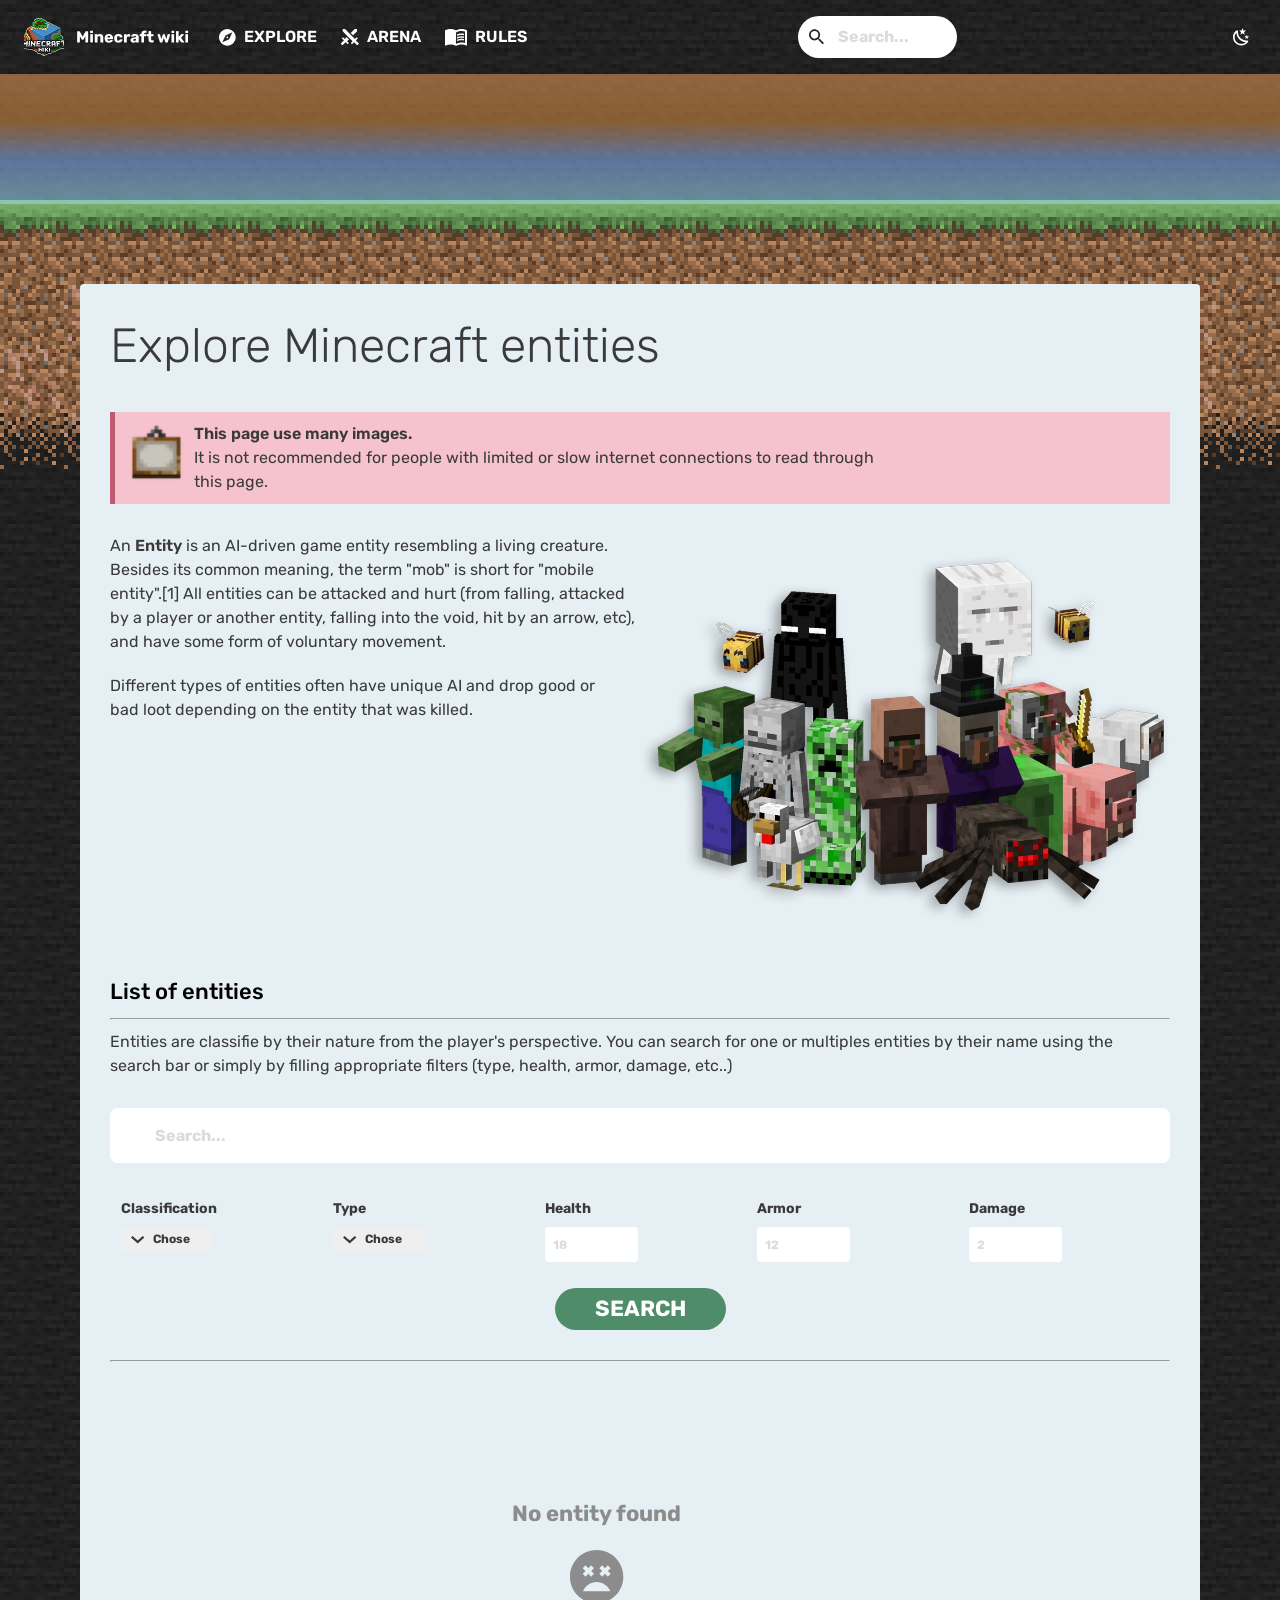
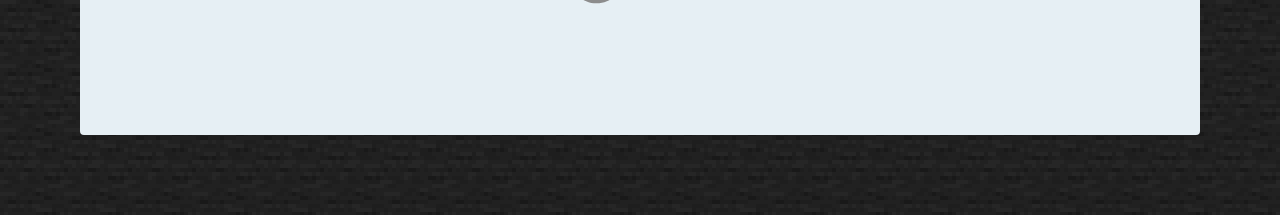
<file: html/index.html>
<!doctype html>
<html lang="en">
	<head>
		<meta charset="UTF-8" />
		<meta name="viewport" content="width=device-width, initial-scale=1.0" />
		<link rel="stylesheet" href="../css/reset.css" />
		<link rel="stylesheet" href="../css/normalize.css" />
		<link rel="stylesheet" href="../css/main.css" />
		<link rel="stylesheet" href="../css/styles.css" />
		<title>Document</title>
	</head>
	<body>
		<header>
			<section class="imgNav">
				<img src="../assets/header-nav-title.png" alt="nav-title" />
				<nav>
					<div class="header-links-container">
						<svg
							width="17"
							height="17"
							viewBox="0 0 17 17"
							fill="none"
							xmlns="http://www.w3.org/2000/svg"
						>
							<path
								d="M10.1583 10.1583L3.33333 13.3333L6.50833 6.50833L13.3333 3.33333M8.33333 0C7.23898 0 6.15535 0.215548 5.1443 0.634337C4.13326 1.05313 3.2146 1.66696 2.44078 2.44078C0.877974 4.00358 0 6.1232 0 8.33333C0 10.5435 0.877974 12.6631 2.44078 14.2259C3.2146 14.9997 4.13326 15.6135 5.1443 16.0323C6.15535 16.4511 7.23898 16.6667 8.33333 16.6667C10.5435 16.6667 12.6631 15.7887 14.2259 14.2259C15.7887 12.6631 16.6667 10.5435 16.6667 8.33333C16.6667 7.23898 16.4511 6.15535 16.0323 5.1443C15.6135 4.13326 14.9997 3.2146 14.2259 2.44078C13.4521 1.66696 12.5334 1.05313 11.5224 0.634337C10.5113 0.215548 9.42768 0 8.33333 0ZM8.33333 7.41667C8.09022 7.41667 7.85706 7.51324 7.68515 7.68515C7.51324 7.85706 7.41667 8.09022 7.41667 8.33333C7.41667 8.57645 7.51324 8.80961 7.68515 8.98151C7.85706 9.15342 8.09022 9.25 8.33333 9.25C8.57645 9.25 8.80961 9.15342 8.98151 8.98151C9.15342 8.80961 9.25 8.57645 9.25 8.33333C9.25 8.09022 9.15342 7.85706 8.98151 7.68515C8.80961 7.51324 8.57645 7.41667 8.33333 7.41667Z"
								fill="white"
							/>
						</svg>
						<a href="index.html" class="header-links-a">EXPLORE</a>
					</div>
					<div class="header-links-container">
						<svg
							width="18"
							height="17"
							viewBox="0 0 18 17"
							fill="none"
							xmlns="http://www.w3.org/2000/svg"
						>
							<path
								d="M4.02708 0L13.9437 9.91667L15.7104 8.15L16.8854 9.325L14.8271 11.3833L17.4771 14.0333C17.8021 14.3583 17.8021 14.8833 17.4771 15.2083L16.8854 15.8C16.5604 16.125 16.0354 16.125 15.7104 15.8L13.0271 13.1583L10.9937 15.2167L9.81875 14.0417L11.5854 12.275L1.66875 2.35833V0H4.02708ZM12.1021 6.3L16.0521 2.35V0H13.6937L9.74375 3.95L12.1021 6.3ZM7.97708 10.4667L5.61875 8.075L3.77708 9.91667L2.01042 8.15L0.835417 9.325L2.89375 11.3833L0.24375 14.0417C-0.08125 14.3667 -0.08125 14.8917 0.24375 15.2167L0.835417 15.8083C1.16042 16.1333 1.68542 16.1333 2.01042 15.8083L4.69375 13.1583L6.72708 15.2167L7.90208 14.0417L6.13542 12.275L7.97708 10.4667Z"
								fill="white"
							/>
						</svg>
						<a href="arena.html" class="header-links-a">ARENA</a>
					</div>
					<div class="header-links-container">
						<svg
							width="22"
							height="17"
							viewBox="0 0 22 17"
							fill="none"
							xmlns="http://www.w3.org/2000/svg"
						>
							<path
								d="M16.5 9.83C17.29 9.83 18.13 9.91 19 10.07V11.57C18.38 11.41 17.54 11.33 16.5 11.33C14.6 11.33 13.11 11.66 12 12.32V10.63C13.17 10.1 14.67 9.83 16.5 9.83ZM12 7.96C13.29 7.43 14.79 7.17 16.5 7.17C17.29 7.17 18.13 7.24 19 7.4V8.9C18.38 8.74 17.54 8.66 16.5 8.66C14.6 8.66 13.11 9 12 9.65M16.5 6C14.6 6 13.11 6.32 12 7V5.34C13.23 4.78 14.73 4.5 16.5 4.5C17.29 4.5 18.13 4.58 19 4.73V6.28C18.26 6.09 17.41 6 16.5 6ZM20 14V2.5C18.96 2.17 17.79 2 16.5 2C14.45 2 12.62 2.5 11 3.5V15C12.62 14 14.45 13.5 16.5 13.5C17.69 13.5 18.86 13.66 20 14ZM16.5 0C18.85 0 20.69 0.5 22 1.5V16.06C22 16.18 21.95 16.3 21.84 16.41C21.73 16.5 21.61 16.58 21.5 16.58C21.39 16.58 21.31 16.56 21.25 16.53C19.97 15.84 18.38 15.5 16.5 15.5C14.45 15.5 12.62 16 11 17C9.66 16 7.83 15.5 5.5 15.5C3.84 15.5 2.25 15.86 0.75 16.57C0.72 16.58 0.68 16.58 0.63 16.6C0.59 16.61 0.55 16.62 0.5 16.62C0.39 16.62 0.27 16.58 0.16 16.5C0.05 16.39 0 16.28 0 16.15V1.5C1.34 0.5 3.18 0 5.5 0C7.83 0 9.66 0.5 11 1.5C12.34 0.5 14.17 0 16.5 0Z"
								fill="white"
							/>
						</svg>
						<a href="rules.html" class="header-links-a">RULES</a>
					</div>
				</nav>
			</section>
			<div id="header-Seaarch-Input-Container">
				<svg
					width="18"
					height="18"
					viewBox="0 0 18 18"
					fill="none"
					xmlns="http://www.w3.org/2000/svg"
				>
					<path
						d="M6.5 0C8.22391 0 9.87721 0.684819 11.0962 1.90381C12.3152 3.12279 13 4.77609 13 6.5C13 8.11 12.41 9.59 11.44 10.73L11.71 11H12.5L17.5 16L16 17.5L11 12.5V11.71L10.73 11.44C9.59 12.41 8.11 13 6.5 13C4.77609 13 3.12279 12.3152 1.90381 11.0962C0.684819 9.87721 0 8.22391 0 6.5C0 4.77609 0.684819 3.12279 1.90381 1.90381C3.12279 0.684819 4.77609 0 6.5 0ZM6.5 2C4 2 2 4 2 6.5C2 9 4 11 6.5 11C9 11 11 9 11 6.5C11 4 9 2 6.5 2Z"
						fill="#262626"
					/>
				</svg>

				<input
					type="text"
					id="headerSearchInput"
					placeholder="Search..."
				/>
			</div>

			<button id="darkmode">
				<svg
					width="17"
					height="18"
					viewBox="0 0 17 18"
					fill="none"
					xmlns="http://www.w3.org/2000/svg"
				>
					<path
						d="M13.1188 2.575L11.0104 4.19167L11.7688 6.74167L9.57708 5.23333L7.38542 6.74167L8.14375 4.19167L6.03542 2.575L8.69375 2.5L9.57708 0L10.4604 2.5L13.1188 2.575ZM16.0354 8.33333L14.6688 9.375L15.1604 11.025L13.7438 10.05L12.3271 11.025L12.8188 9.375L11.4521 8.33333L13.1688 8.29167L13.7438 6.66667L14.3188 8.29167L16.0354 8.33333ZM14.1354 12.4583C14.8271 12.3917 15.5688 13.375 15.1271 14C14.8604 14.375 14.5771 14.725 14.2271 15.0583C10.9688 18.3333 5.69375 18.3333 2.44375 15.0583C-0.814583 11.8083 -0.814583 6.525 2.44375 3.275C2.77708 2.94167 3.12708 2.64167 3.50208 2.375C4.12708 1.93333 5.11042 2.675 5.04375 3.36667C4.81875 5.75 5.61875 8.225 7.45208 10.05C9.27708 11.8833 11.7438 12.6833 14.1354 12.4583ZM12.7688 14.1417C10.4104 14.0083 8.07708 13.0333 6.26875 11.25C4.46042 9.425 3.49375 7.08333 3.36042 4.73333C1.01875 7.35 1.11042 11.3667 3.61875 13.8833C6.13542 16.3917 10.1521 16.4833 12.7688 14.1417Z"
						fill="white"
					/>
				</svg>
			</button>
			<button id="menuBurgerButton">
				<svg
					id="menuBurgerButtonSvg"
					width="29"
					height="19"
					viewBox="0 0 29 19"
					fill="none"
					xmlns="http://www.w3.org/2000/svg"
				>
					<path
						d="M0 0H28.5V3.16667H0V0ZM0 7.91667H28.5V11.0833H0V7.91667ZM0 15.8333H28.5V19H0V15.8333Z"
						fill="white"
					/>
				</svg>
			</button>
			<dialog>
				<div class="dialog-div">
					<div class="header-links-container big-gap">
						<svg
							width="40"
							height="40"
							viewBox="0 0 17 17"
							fill="none"
							xmlns="http://www.w3.org/2000/svg"
						>
							<path
								d="M10.1583 10.1583L3.33333 13.3333L6.50833 6.50833L13.3333 3.33333M8.33333 0C7.23898 0 6.15535 0.215548 5.1443 0.634337C4.13326 1.05313 3.2146 1.66696 2.44078 2.44078C0.877974 4.00358 0 6.1232 0 8.33333C0 10.5435 0.877974 12.6631 2.44078 14.2259C3.2146 14.9997 4.13326 15.6135 5.1443 16.0323C6.15535 16.4511 7.23898 16.6667 8.33333 16.6667C10.5435 16.6667 12.6631 15.7887 14.2259 14.2259C15.7887 12.6631 16.6667 10.5435 16.6667 8.33333C16.6667 7.23898 16.4511 6.15535 16.0323 5.1443C15.6135 4.13326 14.9997 3.2146 14.2259 2.44078C13.4521 1.66696 12.5334 1.05313 11.5224 0.634337C10.5113 0.215548 9.42768 0 8.33333 0ZM8.33333 7.41667C8.09022 7.41667 7.85706 7.51324 7.68515 7.68515C7.51324 7.85706 7.41667 8.09022 7.41667 8.33333C7.41667 8.57645 7.51324 8.80961 7.68515 8.98151C7.85706 9.15342 8.09022 9.25 8.33333 9.25C8.57645 9.25 8.80961 9.15342 8.98151 8.98151C9.15342 8.80961 9.25 8.57645 9.25 8.33333C9.25 8.09022 9.15342 7.85706 8.98151 7.68515C8.80961 7.51324 8.57645 7.41667 8.33333 7.41667Z"
								fill="white"
							/>
						</svg>
						<a href="index.html" class="header-links-a big-a"
							>EXPLORE</a
						>
					</div>
					<div class="header-links-container big-gap">
						<svg
							width="40"
							height="40"
							viewBox="0 0 18 17"
							fill="none"
							xmlns="http://www.w3.org/2000/svg"
						>
							<path
								d="M4.02708 0L13.9437 9.91667L15.7104 8.15L16.8854 9.325L14.8271 11.3833L17.4771 14.0333C17.8021 14.3583 17.8021 14.8833 17.4771 15.2083L16.8854 15.8C16.5604 16.125 16.0354 16.125 15.7104 15.8L13.0271 13.1583L10.9937 15.2167L9.81875 14.0417L11.5854 12.275L1.66875 2.35833V0H4.02708ZM12.1021 6.3L16.0521 2.35V0H13.6937L9.74375 3.95L12.1021 6.3ZM7.97708 10.4667L5.61875 8.075L3.77708 9.91667L2.01042 8.15L0.835417 9.325L2.89375 11.3833L0.24375 14.0417C-0.08125 14.3667 -0.08125 14.8917 0.24375 15.2167L0.835417 15.8083C1.16042 16.1333 1.68542 16.1333 2.01042 15.8083L4.69375 13.1583L6.72708 15.2167L7.90208 14.0417L6.13542 12.275L7.97708 10.4667Z"
								fill="white"
							/>
						</svg>
						<a href="arena.html" class="header-links-a big-a"
							>ARENA</a
						>
					</div>
					<div class="header-links-container big-gap">
						<svg
							width="40"
							height="40"
							viewBox="0 0 22 17"
							fill="none"
							xmlns="http://www.w3.org/2000/svg"
						>
							<path
								d="M16.5 9.83C17.29 9.83 18.13 9.91 19 10.07V11.57C18.38 11.41 17.54 11.33 16.5 11.33C14.6 11.33 13.11 11.66 12 12.32V10.63C13.17 10.1 14.67 9.83 16.5 9.83ZM12 7.96C13.29 7.43 14.79 7.17 16.5 7.17C17.29 7.17 18.13 7.24 19 7.4V8.9C18.38 8.74 17.54 8.66 16.5 8.66C14.6 8.66 13.11 9 12 9.65M16.5 6C14.6 6 13.11 6.32 12 7V5.34C13.23 4.78 14.73 4.5 16.5 4.5C17.29 4.5 18.13 4.58 19 4.73V6.28C18.26 6.09 17.41 6 16.5 6ZM20 14V2.5C18.96 2.17 17.79 2 16.5 2C14.45 2 12.62 2.5 11 3.5V15C12.62 14 14.45 13.5 16.5 13.5C17.69 13.5 18.86 13.66 20 14ZM16.5 0C18.85 0 20.69 0.5 22 1.5V16.06C22 16.18 21.95 16.3 21.84 16.41C21.73 16.5 21.61 16.58 21.5 16.58C21.39 16.58 21.31 16.56 21.25 16.53C19.97 15.84 18.38 15.5 16.5 15.5C14.45 15.5 12.62 16 11 17C9.66 16 7.83 15.5 5.5 15.5C3.84 15.5 2.25 15.86 0.75 16.57C0.72 16.58 0.68 16.58 0.63 16.6C0.59 16.61 0.55 16.62 0.5 16.62C0.39 16.62 0.27 16.58 0.16 16.5C0.05 16.39 0 16.28 0 16.15V1.5C1.34 0.5 3.18 0 5.5 0C7.83 0 9.66 0.5 11 1.5C12.34 0.5 14.17 0 16.5 0Z"
								fill="white"
							/>
						</svg>
						<a href="rules.html" class="header-links-a big-a"
							>RULES</a
						>
					</div>
				</div>
				<svg
					id="closesvg"
					width="33"
					height="33"
					viewBox="0 0 33 33"
					fill="none"
					xmlns="http://www.w3.org/2000/svg"
				>
					<path
						d="M19.74 16.3333L32.6667 29.26V32.6667H29.26L16.3333 19.74L3.40667 32.6667H0V29.26L12.9267 16.3333L0 3.40667V0H3.40667L16.3333 12.9267L29.26 0H32.6667V3.40667L19.74 16.3333Z"
						fill="white"
					/>
				</svg>
			</dialog>
		</header>
		<div class="cloud-background">
			<div class="cloud-background-absolute"></div>
		</div>

		<main>
			<h1>Explore Minecraft entities</h1>
			<article class="readThrough">
				<div class="left">
					<img
						src="/assets/body-painting.png"
						alt="painting"
						class="painting"
					/>
				</div>
				<div class="right">
					<p class="pReadThrough">
						<span class="bold">This page use many images.</span
						><br class="br1" />
						It is not recommended for people with limited or slow
						internet connections to read through this page.
					</p>
				</div>
			</article>
			<section class="paragraphes">
				<article class="pLeft">
					<p class="paragraph1">
						An <span class="bold">Entity</span> is an AI-driven
						game entity resembling a living creature. Besides its
						common meaning, the term "mob" is short for "mobile
						entity".[1] All entities can be attacked and hurt
						(from falling, attacked by a player or another entity,
						falling into the void, hit by an arrow, etc), and have
						some form of voluntary movement.
					</p>
					<p class="paragraph1">
						Different types of entities often have unique AI and
						drop good or bad loot depending on the entity that was
						killed.
					</p>
				</article>
				<article class="pLeft">
					<img src="/assets/body-mobs.png" alt="" id="mobsimg" />
				</article>
			</section>
			<div class="bottom">
				<h2>List of entities</h2>
				<hr />
				<p class="botText">
					Entities are classifie by their nature from the player's
					perspective. You can search for one or multiples entities by
					their name using the search bar or simply by filling
					appropriate filters (type, health, armor, damage, etc..)
				</p>
			</div>
			<form>
				<div class="searchDiv">
					<svg width="18" height="18" viewBox="0 0 18 18"></svg>
					<input
						type="text"
						placeholder="Search..."
						class="search"
						name="search"
					/>
				</div>
				<div class="chose">
					<div class="chose-div">
						<p class="chose-div-p">Classification</p>
						<select
							name="ClassificationSelect"
							id="ClassificationSelect"
							class="chose-div-select"
						>
							<option value="">
								<svg
									width="14"
									height="8"
									viewBox="0 0 14 8"
									fill="none"
									xmlns="http://www.w3.org/2000/svg"
								>
									<path
										d="M1.56926 0L6.6777 4.59L11.7861 0L13.3554 1.42L6.6777 7.42L0 1.42L1.56926 0Z"
										fill="#3A3A3A"
									/>
								</svg>
								<p class="chose-div-option-p">Chose</p>
							</option>
							<option value="arthropod">Arthropod</option>
							<option value="undead">Undead</option>
							<option value="animal">Animal</option>
							<option value="aquatic">Aquatic</option>
							<option value="monster">Monster</option>
						</select>
					</div>
					<div class="chose-div">
						<p class="chose-div-p">Type</p>
						<select name="type" id="type" class="chose-div-select">
							<option value="">
								<svg
									width="14"
									height="8"
									viewBox="0 0 14 8"
									fill="none"
									xmlns="http://www.w3.org/2000/svg"
								>
									<path
										d="M1.56926 0L6.6777 4.59L11.7861 0L13.3554 1.42L6.6777 7.42L0 1.42L1.56926 0Z"
										fill="#3A3A3A"
									/>
								</svg>
								<p class="chose-div-option-p">Chose</p>
							</option>
							<option value="passive">Passive</option>
							<option value="neutral">Neutral</option>
							<option value="hostile">Hostile</option>
						</select>
					</div>
					<div class="chose-div">
						<p class="chose-div-p">Health</p>
						<input
							type="number"
							class="chose-div-input"
							placeholder="18"
							name="health"
						/>
					</div>
					<div class="chose-div">
						<p class="chose-div-p">Armor</p>
						<input
							type="number"
							class="chose-div-input"
							placeholder="12"
							name="armor"
						/>
					</div>
					<div class="chose-div">
						<p class="chose-div-p">Damage</p>
						<input
							type="number"
							class="chose-div-input"
							placeholder="2"
							name="damage"
							disabled
						/>
					</div>
				</div>
				<button type="submit" id="searchbtn">SEARCH</button>
			</form>
			<hr />
			<section id="botPage">
				<div class="notfounddiv">
					<h3>No entity found</h3>
					<svg
						width="54"
						height="54"
						viewBox="0 0 54 54"
						fill="none"
						xmlns="http://www.w3.org/2000/svg"
					>
						<path
							d="M26.6667 0C11.92 0 0 11.92 0 26.6667C0 41.4133 11.92 53.3333 26.6667 53.3333C33.7391 53.3333 40.5219 50.5238 45.5228 45.5228C50.5238 40.5219 53.3333 33.7391 53.3333 26.6667C53.3333 11.92 41.3333 0 26.6667 0ZM12.6933 18.1867L15.52 15.36L18.3467 18.1867L21.1733 15.36L24 18.1867L21.1733 21.0133L24 23.84L21.1733 26.6667L18.3467 23.84L15.52 26.6667L12.6933 23.84L15.52 21.0133L12.6933 18.1867ZM13.04 41.3333C15.1733 35.8933 20.4533 32 26.6667 32C32.88 32 38.16 35.8933 40.2933 41.3333H13.04ZM40.64 23.84L37.8133 26.6667L34.9867 23.84L32.16 26.6667L29.3333 23.84L32.16 21.0133L29.3333 18.1867L32.16 15.36L34.9867 18.1867L37.8133 15.36L40.64 18.1867L37.8133 21.0133L40.64 23.84Z"
							fill="#8C8C8C"
						/>
					</svg>
				</div>
			</section>
		</main>
		<script src="../js/app.js"></script>
	</body>
</html>
</file>
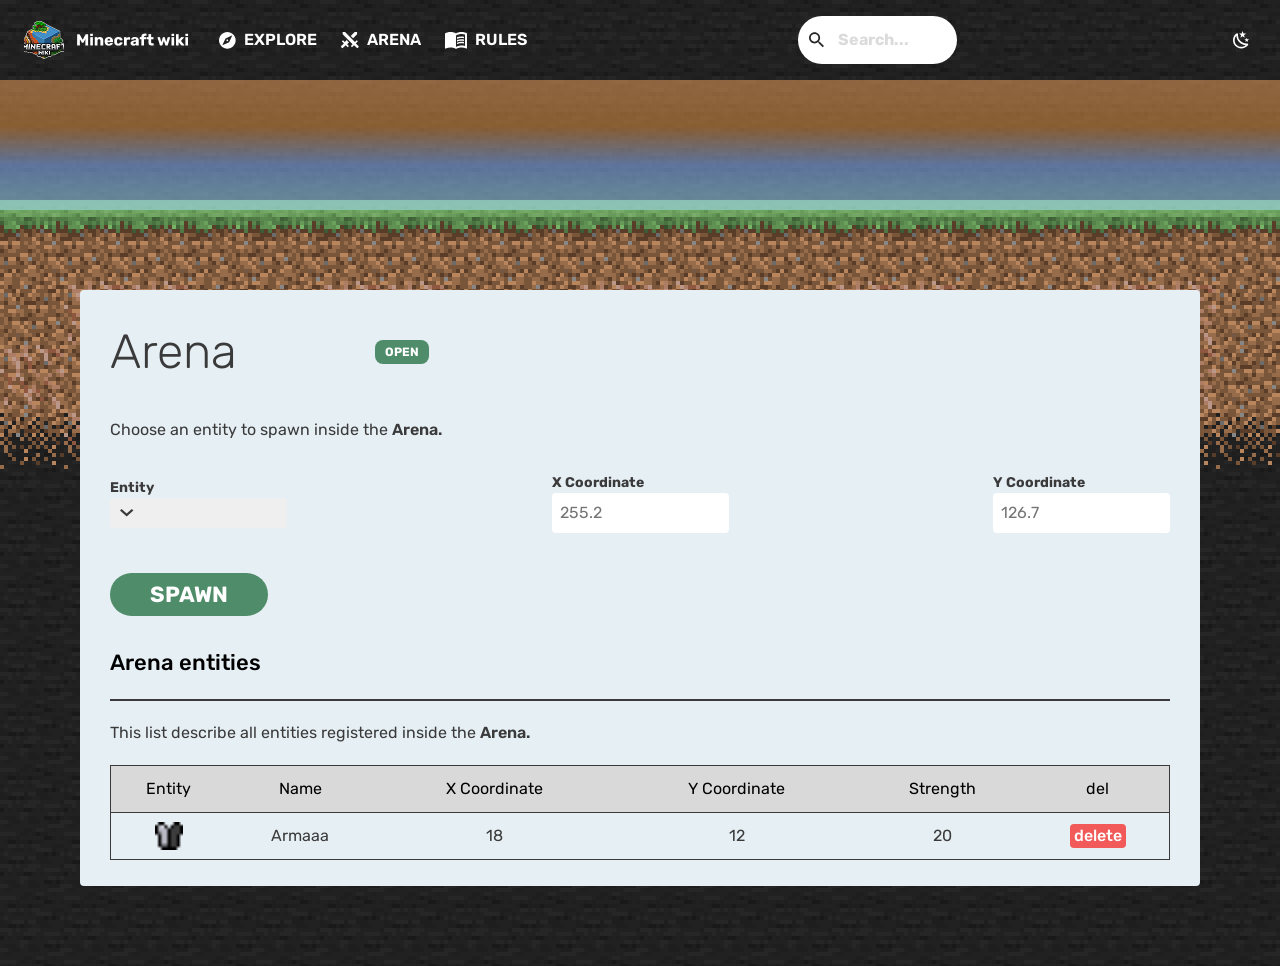
<file: html/arena.html>
<!doctype html>
<html lang="en">
	<head>
		<meta charset="UTF-8" />
		<meta name="viewport" content="width=device-width, initial-scale=1.0" />
		<link rel="stylesheet" href="/css/normalize.css" />
		<link rel="stylesheet" href="/css/reset.css" />
		<link rel="stylesheet" href="/css/main.css" />
		<link rel="stylesheet" href="/css/arena.css" />
		<title>Document</title>
	</head>
	<body>
		<header>
			<section class="imgNav">
				<img src="../assets/header-nav-title.png" alt="nav-title" />
				<nav>
					<div class="header-links-container">
						<svg
							width="17"
							height="17"
							viewBox="0 0 17 17"
							fill="none"
							xmlns="http://www.w3.org/2000/svg"
						>
							<path
								d="M10.1583 10.1583L3.33333 13.3333L6.50833 6.50833L13.3333 3.33333M8.33333 0C7.23898 0 6.15535 0.215548 5.1443 0.634337C4.13326 1.05313 3.2146 1.66696 2.44078 2.44078C0.877974 4.00358 0 6.1232 0 8.33333C0 10.5435 0.877974 12.6631 2.44078 14.2259C3.2146 14.9997 4.13326 15.6135 5.1443 16.0323C6.15535 16.4511 7.23898 16.6667 8.33333 16.6667C10.5435 16.6667 12.6631 15.7887 14.2259 14.2259C15.7887 12.6631 16.6667 10.5435 16.6667 8.33333C16.6667 7.23898 16.4511 6.15535 16.0323 5.1443C15.6135 4.13326 14.9997 3.2146 14.2259 2.44078C13.4521 1.66696 12.5334 1.05313 11.5224 0.634337C10.5113 0.215548 9.42768 0 8.33333 0ZM8.33333 7.41667C8.09022 7.41667 7.85706 7.51324 7.68515 7.68515C7.51324 7.85706 7.41667 8.09022 7.41667 8.33333C7.41667 8.57645 7.51324 8.80961 7.68515 8.98151C7.85706 9.15342 8.09022 9.25 8.33333 9.25C8.57645 9.25 8.80961 9.15342 8.98151 8.98151C9.15342 8.80961 9.25 8.57645 9.25 8.33333C9.25 8.09022 9.15342 7.85706 8.98151 7.68515C8.80961 7.51324 8.57645 7.41667 8.33333 7.41667Z"
								fill="white"
							/>
						</svg>
						<a href="index.html" class="header-links-a">EXPLORE</a>
					</div>
					<div class="header-links-container">
						<svg
							width="18"
							height="17"
							viewBox="0 0 18 17"
							fill="none"
							xmlns="http://www.w3.org/2000/svg"
						>
							<path
								d="M4.02708 0L13.9437 9.91667L15.7104 8.15L16.8854 9.325L14.8271 11.3833L17.4771 14.0333C17.8021 14.3583 17.8021 14.8833 17.4771 15.2083L16.8854 15.8C16.5604 16.125 16.0354 16.125 15.7104 15.8L13.0271 13.1583L10.9937 15.2167L9.81875 14.0417L11.5854 12.275L1.66875 2.35833V0H4.02708ZM12.1021 6.3L16.0521 2.35V0H13.6937L9.74375 3.95L12.1021 6.3ZM7.97708 10.4667L5.61875 8.075L3.77708 9.91667L2.01042 8.15L0.835417 9.325L2.89375 11.3833L0.24375 14.0417C-0.08125 14.3667 -0.08125 14.8917 0.24375 15.2167L0.835417 15.8083C1.16042 16.1333 1.68542 16.1333 2.01042 15.8083L4.69375 13.1583L6.72708 15.2167L7.90208 14.0417L6.13542 12.275L7.97708 10.4667Z"
								fill="white"
							/>
						</svg>
						<a href="arena.html" class="header-links-a">ARENA</a>
					</div>
					<div class="header-links-container">
						<svg
							width="22"
							height="17"
							viewBox="0 0 22 17"
							fill="none"
							xmlns="http://www.w3.org/2000/svg"
						>
							<path
								d="M16.5 9.83C17.29 9.83 18.13 9.91 19 10.07V11.57C18.38 11.41 17.54 11.33 16.5 11.33C14.6 11.33 13.11 11.66 12 12.32V10.63C13.17 10.1 14.67 9.83 16.5 9.83ZM12 7.96C13.29 7.43 14.79 7.17 16.5 7.17C17.29 7.17 18.13 7.24 19 7.4V8.9C18.38 8.74 17.54 8.66 16.5 8.66C14.6 8.66 13.11 9 12 9.65M16.5 6C14.6 6 13.11 6.32 12 7V5.34C13.23 4.78 14.73 4.5 16.5 4.5C17.29 4.5 18.13 4.58 19 4.73V6.28C18.26 6.09 17.41 6 16.5 6ZM20 14V2.5C18.96 2.17 17.79 2 16.5 2C14.45 2 12.62 2.5 11 3.5V15C12.62 14 14.45 13.5 16.5 13.5C17.69 13.5 18.86 13.66 20 14ZM16.5 0C18.85 0 20.69 0.5 22 1.5V16.06C22 16.18 21.95 16.3 21.84 16.41C21.73 16.5 21.61 16.58 21.5 16.58C21.39 16.58 21.31 16.56 21.25 16.53C19.97 15.84 18.38 15.5 16.5 15.5C14.45 15.5 12.62 16 11 17C9.66 16 7.83 15.5 5.5 15.5C3.84 15.5 2.25 15.86 0.75 16.57C0.72 16.58 0.68 16.58 0.63 16.6C0.59 16.61 0.55 16.62 0.5 16.62C0.39 16.62 0.27 16.58 0.16 16.5C0.05 16.39 0 16.28 0 16.15V1.5C1.34 0.5 3.18 0 5.5 0C7.83 0 9.66 0.5 11 1.5C12.34 0.5 14.17 0 16.5 0Z"
								fill="white"
							/>
						</svg>
						<a href="rules.html" class="header-links-a">RULES</a>
					</div>
				</nav>
			</section>
			<div id="header-Seaarch-Input-Container">
				<svg
					width="18"
					height="18"
					viewBox="0 0 18 18"
					fill="none"
					xmlns="http://www.w3.org/2000/svg"
				>
					<path
						d="M6.5 0C8.22391 0 9.87721 0.684819 11.0962 1.90381C12.3152 3.12279 13 4.77609 13 6.5C13 8.11 12.41 9.59 11.44 10.73L11.71 11H12.5L17.5 16L16 17.5L11 12.5V11.71L10.73 11.44C9.59 12.41 8.11 13 6.5 13C4.77609 13 3.12279 12.3152 1.90381 11.0962C0.684819 9.87721 0 8.22391 0 6.5C0 4.77609 0.684819 3.12279 1.90381 1.90381C3.12279 0.684819 4.77609 0 6.5 0ZM6.5 2C4 2 2 4 2 6.5C2 9 4 11 6.5 11C9 11 11 9 11 6.5C11 4 9 2 6.5 2Z"
						fill="#262626"
					/>
				</svg>

				<input type="text" id="headerSearchInput" placeholder="Search..." />
			</div>

			<button id="darkmode">
				<svg
					width="17"
					height="18"
					viewBox="0 0 17 18"
					fill="none"
					xmlns="http://www.w3.org/2000/svg"
				>
					<path
						d="M13.1188 2.575L11.0104 4.19167L11.7688 6.74167L9.57708 5.23333L7.38542 6.74167L8.14375 4.19167L6.03542 2.575L8.69375 2.5L9.57708 0L10.4604 2.5L13.1188 2.575ZM16.0354 8.33333L14.6688 9.375L15.1604 11.025L13.7438 10.05L12.3271 11.025L12.8188 9.375L11.4521 8.33333L13.1688 8.29167L13.7438 6.66667L14.3188 8.29167L16.0354 8.33333ZM14.1354 12.4583C14.8271 12.3917 15.5688 13.375 15.1271 14C14.8604 14.375 14.5771 14.725 14.2271 15.0583C10.9688 18.3333 5.69375 18.3333 2.44375 15.0583C-0.814583 11.8083 -0.814583 6.525 2.44375 3.275C2.77708 2.94167 3.12708 2.64167 3.50208 2.375C4.12708 1.93333 5.11042 2.675 5.04375 3.36667C4.81875 5.75 5.61875 8.225 7.45208 10.05C9.27708 11.8833 11.7438 12.6833 14.1354 12.4583ZM12.7688 14.1417C10.4104 14.0083 8.07708 13.0333 6.26875 11.25C4.46042 9.425 3.49375 7.08333 3.36042 4.73333C1.01875 7.35 1.11042 11.3667 3.61875 13.8833C6.13542 16.3917 10.1521 16.4833 12.7688 14.1417Z"
						fill="white"
					/>
				</svg>
			</button>
			<button id="menuBurgerButton">
				<svg
					id="menuBurgerButtonSvg"
					width="29"
					height="19"
					viewBox="0 0 29 19"
					fill="none"
					xmlns="http://www.w3.org/2000/svg"
				>
					<path
						d="M0 0H28.5V3.16667H0V0ZM0 7.91667H28.5V11.0833H0V7.91667ZM0 15.8333H28.5V19H0V15.8333Z"
						fill="white"
					/>
				</svg>
			</button>
			<dialog>
				<div class="dialog-div">
					<div class="header-links-container big-gap">
						<svg
							width="40"
							height="40"
							viewBox="0 0 17 17"
							fill="none"
							xmlns="http://www.w3.org/2000/svg"
						>
							<path
								d="M10.1583 10.1583L3.33333 13.3333L6.50833 6.50833L13.3333 3.33333M8.33333 0C7.23898 0 6.15535 0.215548 5.1443 0.634337C4.13326 1.05313 3.2146 1.66696 2.44078 2.44078C0.877974 4.00358 0 6.1232 0 8.33333C0 10.5435 0.877974 12.6631 2.44078 14.2259C3.2146 14.9997 4.13326 15.6135 5.1443 16.0323C6.15535 16.4511 7.23898 16.6667 8.33333 16.6667C10.5435 16.6667 12.6631 15.7887 14.2259 14.2259C15.7887 12.6631 16.6667 10.5435 16.6667 8.33333C16.6667 7.23898 16.4511 6.15535 16.0323 5.1443C15.6135 4.13326 14.9997 3.2146 14.2259 2.44078C13.4521 1.66696 12.5334 1.05313 11.5224 0.634337C10.5113 0.215548 9.42768 0 8.33333 0ZM8.33333 7.41667C8.09022 7.41667 7.85706 7.51324 7.68515 7.68515C7.51324 7.85706 7.41667 8.09022 7.41667 8.33333C7.41667 8.57645 7.51324 8.80961 7.68515 8.98151C7.85706 9.15342 8.09022 9.25 8.33333 9.25C8.57645 9.25 8.80961 9.15342 8.98151 8.98151C9.15342 8.80961 9.25 8.57645 9.25 8.33333C9.25 8.09022 9.15342 7.85706 8.98151 7.68515C8.80961 7.51324 8.57645 7.41667 8.33333 7.41667Z"
								fill="white"
							/>
						</svg>
						<a href="index.html" class="header-links-a big-a">EXPLORE</a>
					</div>
					<div class="header-links-container big-gap">
						<svg
							width="40"
							height="40"
							viewBox="0 0 18 17"
							fill="none"
							xmlns="http://www.w3.org/2000/svg"
						>
							<path
								d="M4.02708 0L13.9437 9.91667L15.7104 8.15L16.8854 9.325L14.8271 11.3833L17.4771 14.0333C17.8021 14.3583 17.8021 14.8833 17.4771 15.2083L16.8854 15.8C16.5604 16.125 16.0354 16.125 15.7104 15.8L13.0271 13.1583L10.9937 15.2167L9.81875 14.0417L11.5854 12.275L1.66875 2.35833V0H4.02708ZM12.1021 6.3L16.0521 2.35V0H13.6937L9.74375 3.95L12.1021 6.3ZM7.97708 10.4667L5.61875 8.075L3.77708 9.91667L2.01042 8.15L0.835417 9.325L2.89375 11.3833L0.24375 14.0417C-0.08125 14.3667 -0.08125 14.8917 0.24375 15.2167L0.835417 15.8083C1.16042 16.1333 1.68542 16.1333 2.01042 15.8083L4.69375 13.1583L6.72708 15.2167L7.90208 14.0417L6.13542 12.275L7.97708 10.4667Z"
								fill="white"
							/>
						</svg>
						<a href="arena.html" class="header-links-a big-a">ARENA</a>
					</div>
					<div class="header-links-container big-gap">
						<svg
							width="40"
							height="40"
							viewBox="0 0 22 17"
							fill="none"
							xmlns="http://www.w3.org/2000/svg"
						>
							<path
								d="M16.5 9.83C17.29 9.83 18.13 9.91 19 10.07V11.57C18.38 11.41 17.54 11.33 16.5 11.33C14.6 11.33 13.11 11.66 12 12.32V10.63C13.17 10.1 14.67 9.83 16.5 9.83ZM12 7.96C13.29 7.43 14.79 7.17 16.5 7.17C17.29 7.17 18.13 7.24 19 7.4V8.9C18.38 8.74 17.54 8.66 16.5 8.66C14.6 8.66 13.11 9 12 9.65M16.5 6C14.6 6 13.11 6.32 12 7V5.34C13.23 4.78 14.73 4.5 16.5 4.5C17.29 4.5 18.13 4.58 19 4.73V6.28C18.26 6.09 17.41 6 16.5 6ZM20 14V2.5C18.96 2.17 17.79 2 16.5 2C14.45 2 12.62 2.5 11 3.5V15C12.62 14 14.45 13.5 16.5 13.5C17.69 13.5 18.86 13.66 20 14ZM16.5 0C18.85 0 20.69 0.5 22 1.5V16.06C22 16.18 21.95 16.3 21.84 16.41C21.73 16.5 21.61 16.58 21.5 16.58C21.39 16.58 21.31 16.56 21.25 16.53C19.97 15.84 18.38 15.5 16.5 15.5C14.45 15.5 12.62 16 11 17C9.66 16 7.83 15.5 5.5 15.5C3.84 15.5 2.25 15.86 0.75 16.57C0.72 16.58 0.68 16.58 0.63 16.6C0.59 16.61 0.55 16.62 0.5 16.62C0.39 16.62 0.27 16.58 0.16 16.5C0.05 16.39 0 16.28 0 16.15V1.5C1.34 0.5 3.18 0 5.5 0C7.83 0 9.66 0.5 11 1.5C12.34 0.5 14.17 0 16.5 0Z"
								fill="white"
							/>
						</svg>
						<a href="rules.html" class="header-links-a big-a">RULES</a>
					</div>
				</div>
				<svg
					id="closesvg"
					width="33"
					height="33"
					viewBox="0 0 33 33"
					fill="none"
					xmlns="http://www.w3.org/2000/svg"
				>
					<path
						d="M19.74 16.3333L32.6667 29.26V32.6667H29.26L16.3333 19.74L3.40667 32.6667H0V29.26L12.9267 16.3333L0 3.40667V0H3.40667L16.3333 12.9267L29.26 0H32.6667V3.40667L19.74 16.3333Z"
						fill="white"
					/>
				</svg>
			</dialog>
		</header>
		<div class="cloud-background">
			<div class="cloud-background-absolute"></div>
		</div>
		<main>
			<article id="TitleStatus">
				<h1>Arena</h1>
				<div class="status">OPEN</div>
			</article>
			<p>
				Choose an entity to spawn inside the <span class="bold">Arena.</span>
			</p>
			<form>
				<article class="row1">
					<div class="entityDiv">
						<label for="entity">Entity</label>
						<select name="select" id="entity"></select>
					</div>
					<div class="xCooDiv">
						<label for="xCoo">X Coordinate</label>
						<input
							type="text"
							placeholder="255.2"
							name="xCoo"
							id="xCoo"
							class="xCoo"
						/>
					</div>
					<div class="zCooDiv">
						<label for="zCoo">Y Coordinate</label>
						<input
							type="text"
							placeholder="126.7"
							name="zCoo"
							id="zCoo"
							class="zCoo"
						/>
					</div>
				</article>
				<button class="spawnButton">SPAWN</button>
			</form>
			<section class="arenaEntities">
				<h2>Arena entities</h2>
				<hr />
				<p>
					This list describe all entities registered inside the
					<span class="bold">Arena.</span>
				</p>
				<table>
					<thead>
						<tr>
							<th class="thEntities"><span>Ent..</span></th>
							<th class="thName"><span>Na..</span></th>
							<th class="thX"><span>X</span></th>
							<th class="thY"><span>Y</span></th>
							<th class="thStrength"><span>Stre..</span></th>
							<th class="thDel"><span>del</span></th>
						</tr>
					</thead>
					<tbody>
						<tr class="rows">
							<td><img src="/assets/body-armor.png" alt="entity" /></td>
							<td><p class="entName">Armaaa</p></td>
							<td><p>18</p></td>
							<td><p>12</p></td>
							<td><p>20</p></td>
							<td><button>delete</button></td>
						</tr>
					</tbody>
				</table>
			</section>
		</main>
		<script src="/js/arena.js	"></script>
	</body>
</html>
</file>
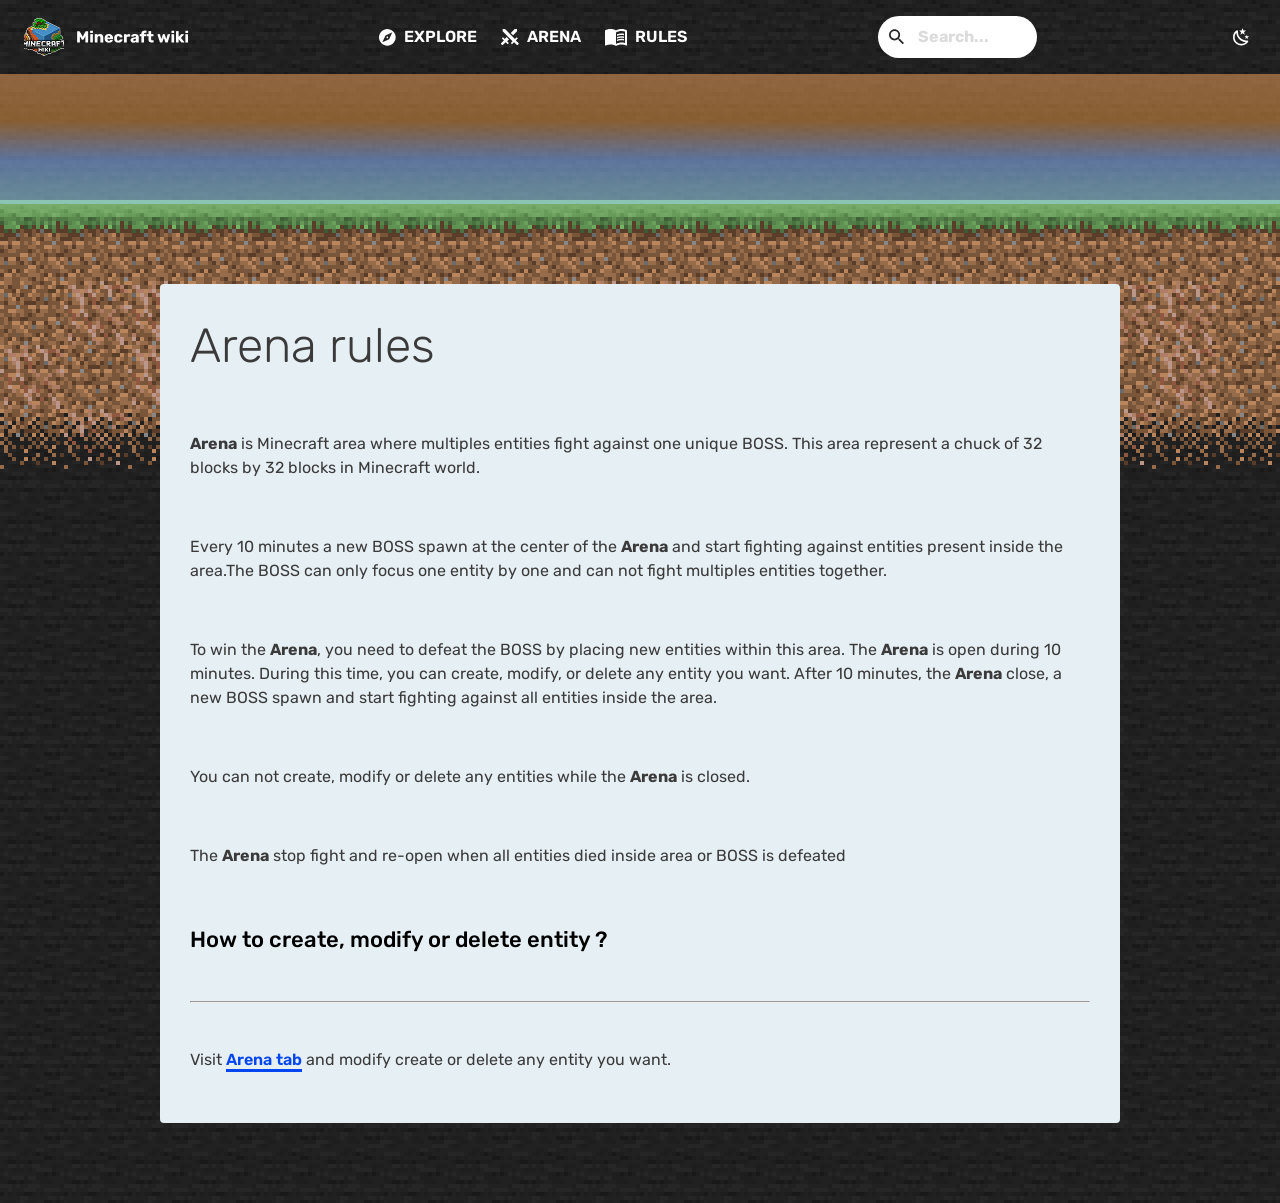
<file: html/rules.html>
<!doctype html>
<html lang="en">
	<head>
		<meta charset="UTF-8" />
		<meta name="viewport" content="width=device-width, initial-scale=1.0" />
		<link rel="stylesheet" href="../css/reset.css" />
		<link rel="stylesheet" href="../css/normalize.css" />
		<link rel="stylesheet" href="../css/main.css" />
		<link rel="stylesheet" href="../css/rules.css" />
		<title>Arena Rules</title>
	</head>
	<body>
		<header>
			<img src="../assets/header-nav-title.png" alt="nav-title" />
			<nav>
				<div class="header-links-container">
					<svg
						width="17"
						height="17"
						viewBox="0 0 17 17"
						fill="none"
						xmlns="http://www.w3.org/2000/svg"
					>
						<path
							d="M10.1583 10.1583L3.33333 13.3333L6.50833 6.50833L13.3333 3.33333M8.33333 0C7.23898 0 6.15535 0.215548 5.1443 0.634337C4.13326 1.05313 3.2146 1.66696 2.44078 2.44078C0.877974 4.00358 0 6.1232 0 8.33333C0 10.5435 0.877974 12.6631 2.44078 14.2259C3.2146 14.9997 4.13326 15.6135 5.1443 16.0323C6.15535 16.4511 7.23898 16.6667 8.33333 16.6667C10.5435 16.6667 12.6631 15.7887 14.2259 14.2259C15.7887 12.6631 16.6667 10.5435 16.6667 8.33333C16.6667 7.23898 16.4511 6.15535 16.0323 5.1443C15.6135 4.13326 14.9997 3.2146 14.2259 2.44078C13.4521 1.66696 12.5334 1.05313 11.5224 0.634337C10.5113 0.215548 9.42768 0 8.33333 0ZM8.33333 7.41667C8.09022 7.41667 7.85706 7.51324 7.68515 7.68515C7.51324 7.85706 7.41667 8.09022 7.41667 8.33333C7.41667 8.57645 7.51324 8.80961 7.68515 8.98151C7.85706 9.15342 8.09022 9.25 8.33333 9.25C8.57645 9.25 8.80961 9.15342 8.98151 8.98151C9.15342 8.80961 9.25 8.57645 9.25 8.33333C9.25 8.09022 9.15342 7.85706 8.98151 7.68515C8.80961 7.51324 8.57645 7.41667 8.33333 7.41667Z"
							fill="white"
						/>
					</svg>
					<a href="index.html" class="header-links-a">EXPLORE</a>
				</div>
				<div class="header-links-container">
					<svg
						width="18"
						height="17"
						viewBox="0 0 18 17"
						fill="none"
						xmlns="http://www.w3.org/2000/svg"
					>
						<path
							d="M4.02708 0L13.9437 9.91667L15.7104 8.15L16.8854 9.325L14.8271 11.3833L17.4771 14.0333C17.8021 14.3583 17.8021 14.8833 17.4771 15.2083L16.8854 15.8C16.5604 16.125 16.0354 16.125 15.7104 15.8L13.0271 13.1583L10.9937 15.2167L9.81875 14.0417L11.5854 12.275L1.66875 2.35833V0H4.02708ZM12.1021 6.3L16.0521 2.35V0H13.6937L9.74375 3.95L12.1021 6.3ZM7.97708 10.4667L5.61875 8.075L3.77708 9.91667L2.01042 8.15L0.835417 9.325L2.89375 11.3833L0.24375 14.0417C-0.08125 14.3667 -0.08125 14.8917 0.24375 15.2167L0.835417 15.8083C1.16042 16.1333 1.68542 16.1333 2.01042 15.8083L4.69375 13.1583L6.72708 15.2167L7.90208 14.0417L6.13542 12.275L7.97708 10.4667Z"
							fill="white"
						/>
					</svg>
					<a href="arena.html" class="header-links-a">ARENA</a>
				</div>
				<div class="header-links-container">
					<svg
						width="22"
						height="17"
						viewBox="0 0 22 17"
						fill="none"
						xmlns="http://www.w3.org/2000/svg"
					>
						<path
							d="M16.5 9.83C17.29 9.83 18.13 9.91 19 10.07V11.57C18.38 11.41 17.54 11.33 16.5 11.33C14.6 11.33 13.11 11.66 12 12.32V10.63C13.17 10.1 14.67 9.83 16.5 9.83ZM12 7.96C13.29 7.43 14.79 7.17 16.5 7.17C17.29 7.17 18.13 7.24 19 7.4V8.9C18.38 8.74 17.54 8.66 16.5 8.66C14.6 8.66 13.11 9 12 9.65M16.5 6C14.6 6 13.11 6.32 12 7V5.34C13.23 4.78 14.73 4.5 16.5 4.5C17.29 4.5 18.13 4.58 19 4.73V6.28C18.26 6.09 17.41 6 16.5 6ZM20 14V2.5C18.96 2.17 17.79 2 16.5 2C14.45 2 12.62 2.5 11 3.5V15C12.62 14 14.45 13.5 16.5 13.5C17.69 13.5 18.86 13.66 20 14ZM16.5 0C18.85 0 20.69 0.5 22 1.5V16.06C22 16.18 21.95 16.3 21.84 16.41C21.73 16.5 21.61 16.58 21.5 16.58C21.39 16.58 21.31 16.56 21.25 16.53C19.97 15.84 18.38 15.5 16.5 15.5C14.45 15.5 12.62 16 11 17C9.66 16 7.83 15.5 5.5 15.5C3.84 15.5 2.25 15.86 0.75 16.57C0.72 16.58 0.68 16.58 0.63 16.6C0.59 16.61 0.55 16.62 0.5 16.62C0.39 16.62 0.27 16.58 0.16 16.5C0.05 16.39 0 16.28 0 16.15V1.5C1.34 0.5 3.18 0 5.5 0C7.83 0 9.66 0.5 11 1.5C12.34 0.5 14.17 0 16.5 0Z"
							fill="white"
						/>
					</svg>
					<a href="rules.html" class="header-links-a">RULES</a>
				</div>
			</nav>
			<div id="header-Seaarch-Input-Container">
				<svg
					width="18"
					height="18"
					viewBox="0 0 18 18"
					fill="none"
					xmlns="http://www.w3.org/2000/svg"
				>
					<path
						d="M6.5 0C8.22391 0 9.87721 0.684819 11.0962 1.90381C12.3152 3.12279 13 4.77609 13 6.5C13 8.11 12.41 9.59 11.44 10.73L11.71 11H12.5L17.5 16L16 17.5L11 12.5V11.71L10.73 11.44C9.59 12.41 8.11 13 6.5 13C4.77609 13 3.12279 12.3152 1.90381 11.0962C0.684819 9.87721 0 8.22391 0 6.5C0 4.77609 0.684819 3.12279 1.90381 1.90381C3.12279 0.684819 4.77609 0 6.5 0ZM6.5 2C4 2 2 4 2 6.5C2 9 4 11 6.5 11C9 11 11 9 11 6.5C11 4 9 2 6.5 2Z"
						fill="#262626"
					/>
				</svg>

				<input type="text" id="headerSearchInput" placeholder="Search..." />
			</div>

			<button id="darkmode">
				<svg
					width="17"
					height="18"
					viewBox="0 0 17 18"
					fill="none"
					xmlns="http://www.w3.org/2000/svg"
				>
					<path
						d="M13.1188 2.575L11.0104 4.19167L11.7688 6.74167L9.57708 5.23333L7.38542 6.74167L8.14375 4.19167L6.03542 2.575L8.69375 2.5L9.57708 0L10.4604 2.5L13.1188 2.575ZM16.0354 8.33333L14.6688 9.375L15.1604 11.025L13.7438 10.05L12.3271 11.025L12.8188 9.375L11.4521 8.33333L13.1688 8.29167L13.7438 6.66667L14.3188 8.29167L16.0354 8.33333ZM14.1354 12.4583C14.8271 12.3917 15.5688 13.375 15.1271 14C14.8604 14.375 14.5771 14.725 14.2271 15.0583C10.9688 18.3333 5.69375 18.3333 2.44375 15.0583C-0.814583 11.8083 -0.814583 6.525 2.44375 3.275C2.77708 2.94167 3.12708 2.64167 3.50208 2.375C4.12708 1.93333 5.11042 2.675 5.04375 3.36667C4.81875 5.75 5.61875 8.225 7.45208 10.05C9.27708 11.8833 11.7438 12.6833 14.1354 12.4583ZM12.7688 14.1417C10.4104 14.0083 8.07708 13.0333 6.26875 11.25C4.46042 9.425 3.49375 7.08333 3.36042 4.73333C1.01875 7.35 1.11042 11.3667 3.61875 13.8833C6.13542 16.3917 10.1521 16.4833 12.7688 14.1417Z"
						fill="white"
					/>
				</svg>
			</button>
			<button id="menuBurgerButton">
				<svg
					id="menuBurgerButtonSvg"
					width="29"
					height="19"
					viewBox="0 0 29 19"
					fill="none"
					xmlns="http://www.w3.org/2000/svg"
				>
					<path
						d="M0 0H28.5V3.16667H0V0ZM0 7.91667H28.5V11.0833H0V7.91667ZM0 15.8333H28.5V19H0V15.8333Z"
						fill="white"
					/>
				</svg>
			</button>
			<dialog>
				<div class="dialog-div">
					<div class="header-links-container big-gap">
						<svg
							width="40"
							height="40"
							viewBox="0 0 17 17"
							fill="none"
							xmlns="http://www.w3.org/2000/svg"
						>
							<path
								d="M10.1583 10.1583L3.33333 13.3333L6.50833 6.50833L13.3333 3.33333M8.33333 0C7.23898 0 6.15535 0.215548 5.1443 0.634337C4.13326 1.05313 3.2146 1.66696 2.44078 2.44078C0.877974 4.00358 0 6.1232 0 8.33333C0 10.5435 0.877974 12.6631 2.44078 14.2259C3.2146 14.9997 4.13326 15.6135 5.1443 16.0323C6.15535 16.4511 7.23898 16.6667 8.33333 16.6667C10.5435 16.6667 12.6631 15.7887 14.2259 14.2259C15.7887 12.6631 16.6667 10.5435 16.6667 8.33333C16.6667 7.23898 16.4511 6.15535 16.0323 5.1443C15.6135 4.13326 14.9997 3.2146 14.2259 2.44078C13.4521 1.66696 12.5334 1.05313 11.5224 0.634337C10.5113 0.215548 9.42768 0 8.33333 0ZM8.33333 7.41667C8.09022 7.41667 7.85706 7.51324 7.68515 7.68515C7.51324 7.85706 7.41667 8.09022 7.41667 8.33333C7.41667 8.57645 7.51324 8.80961 7.68515 8.98151C7.85706 9.15342 8.09022 9.25 8.33333 9.25C8.57645 9.25 8.80961 9.15342 8.98151 8.98151C9.15342 8.80961 9.25 8.57645 9.25 8.33333C9.25 8.09022 9.15342 7.85706 8.98151 7.68515C8.80961 7.51324 8.57645 7.41667 8.33333 7.41667Z"
								fill="white"
							/>
						</svg>
						<a href="index.html" class="header-links-a big-a">EXPLORE</a>
					</div>
					<div class="header-links-container big-gap">
						<svg
							width="40"
							height="40"
							viewBox="0 0 18 17"
							fill="none"
							xmlns="http://www.w3.org/2000/svg"
						>
							<path
								d="M4.02708 0L13.9437 9.91667L15.7104 8.15L16.8854 9.325L14.8271 11.3833L17.4771 14.0333C17.8021 14.3583 17.8021 14.8833 17.4771 15.2083L16.8854 15.8C16.5604 16.125 16.0354 16.125 15.7104 15.8L13.0271 13.1583L10.9937 15.2167L9.81875 14.0417L11.5854 12.275L1.66875 2.35833V0H4.02708ZM12.1021 6.3L16.0521 2.35V0H13.6937L9.74375 3.95L12.1021 6.3ZM7.97708 10.4667L5.61875 8.075L3.77708 9.91667L2.01042 8.15L0.835417 9.325L2.89375 11.3833L0.24375 14.0417C-0.08125 14.3667 -0.08125 14.8917 0.24375 15.2167L0.835417 15.8083C1.16042 16.1333 1.68542 16.1333 2.01042 15.8083L4.69375 13.1583L6.72708 15.2167L7.90208 14.0417L6.13542 12.275L7.97708 10.4667Z"
								fill="white"
							/>
						</svg>
						<a href="arena.html" class="header-links-a big-a">ARENA</a>
					</div>
					<div class="header-links-container big-gap">
						<svg
							width="40"
							height="40"
							viewBox="0 0 22 17"
							fill="none"
							xmlns="http://www.w3.org/2000/svg"
						>
							<path
								d="M16.5 9.83C17.29 9.83 18.13 9.91 19 10.07V11.57C18.38 11.41 17.54 11.33 16.5 11.33C14.6 11.33 13.11 11.66 12 12.32V10.63C13.17 10.1 14.67 9.83 16.5 9.83ZM12 7.96C13.29 7.43 14.79 7.17 16.5 7.17C17.29 7.17 18.13 7.24 19 7.4V8.9C18.38 8.74 17.54 8.66 16.5 8.66C14.6 8.66 13.11 9 12 9.65M16.5 6C14.6 6 13.11 6.32 12 7V5.34C13.23 4.78 14.73 4.5 16.5 4.5C17.29 4.5 18.13 4.58 19 4.73V6.28C18.26 6.09 17.41 6 16.5 6ZM20 14V2.5C18.96 2.17 17.79 2 16.5 2C14.45 2 12.62 2.5 11 3.5V15C12.62 14 14.45 13.5 16.5 13.5C17.69 13.5 18.86 13.66 20 14ZM16.5 0C18.85 0 20.69 0.5 22 1.5V16.06C22 16.18 21.95 16.3 21.84 16.41C21.73 16.5 21.61 16.58 21.5 16.58C21.39 16.58 21.31 16.56 21.25 16.53C19.97 15.84 18.38 15.5 16.5 15.5C14.45 15.5 12.62 16 11 17C9.66 16 7.83 15.5 5.5 15.5C3.84 15.5 2.25 15.86 0.75 16.57C0.72 16.58 0.68 16.58 0.63 16.6C0.59 16.61 0.55 16.62 0.5 16.62C0.39 16.62 0.27 16.58 0.16 16.5C0.05 16.39 0 16.28 0 16.15V1.5C1.34 0.5 3.18 0 5.5 0C7.83 0 9.66 0.5 11 1.5C12.34 0.5 14.17 0 16.5 0Z"
								fill="white"
							/>
						</svg>
						<a href="rules.html" class="header-links-a big-a">RULES</a>
					</div>
				</div>
				<svg
					id="closesvg"
					width="33"
					height="33"
					viewBox="0 0 33 33"
					fill="none"
					xmlns="http://www.w3.org/2000/svg"
				>
					<path
						d="M19.74 16.3333L32.6667 29.26V32.6667H29.26L16.3333 19.74L3.40667 32.6667H0V29.26L12.9267 16.3333L0 3.40667V0H3.40667L16.3333 12.9267L29.26 0H32.6667V3.40667L19.74 16.3333Z"
						fill="white"
					/>
				</svg>
			</dialog>
		</header>
		<div class="cloud-background">
			<div class="cloud-background-absolute"></div>
		</div>
		<main>
			<h1>Arena rules</h1>
			<p>
				<span>Arena</span> is Minecraft area where multiples entities fight
				against one unique BOSS. This area represent a chuck of 32 blocks by 32
				blocks in Minecraft world.
			</p>
			<p>
				Every 10 minutes a new BOSS spawn at the center of the
				<span>Arena</span> and start fighting against entities present inside
				the area.The BOSS can only focus one entity by one and can not fight
				multiples entities together.
			</p>
			<p>
				To win the <span>Arena</span>, you need to defeat the BOSS by placing
				new entities within this area. The <span>Arena</span> is open during 10
				minutes. During this time, you can create, modify, or delete any entity
				you want. After 10 minutes, the <span>Arena</span> close, a new BOSS
				spawn and start fighting against all entities inside the area.
			</p>
			<p>
				You can not create, modify or delete any entities while the
				<span>Arena</span> is closed.
			</p>
			<p>
				The <span>Arena</span> stop fight and re-open when all entities died
				inside area or BOSS is defeated
			</p>
			<h2>How to create, modify or delete entity ?</h2>
			<hr />
			<p>
				Visit <a class="arenatab" href="arena.html">Arena tab</a> and modify create or delete any
				entity you want.
			</p>
		</main>
        <script src="../js/rules.js"></script>
	</body>
</html>
</file>
<file: css/main.css>
@import url("https://fonts.googleapis.com/css2?family=Caveat:wght@400..700&family=DM+Sans:ital,opsz,wght@0,9..40,100..1000;1,9..40,100..1000&family=Figtree:ital,wght@0,300..900;1,300..900&family=Inter:ital,opsz,wght@0,14..32,100..900;1,14..32,100..900&family=Noto+Sans+JP:wght@100..900&family=Outfit:wght@100..900&family=Poppins:ital,wght@0,100;0,200;0,300;0,400;0,500;0,600;0,700;0,800;0,900;1,100;1,200;1,300;1,400;1,500;1,600;1,700;1,800;1,900&family=Red+Hat+Text:ital,wght@0,300..700;1,300..700&family=Reddit+Sans:ital,wght@0,200..900;1,200..900&family=Roboto:ital,wght@0,100..900;1,100..900&family=Rubik:ital,wght@0,300..900;1,300..900&family=Sora:wght@100..800&family=Space+Mono:ital,wght@0,400;0,700;1,400;1,700&family=Young+Serif&display=swap");

*:not(dialog) {
	-webkit-box-sizing: border-box;
	-moz-box-sizing: border-box;
	box-sizing: border-box;
	margin: 0px;
	font-family: "Rubik";
}
body {
	position: relative;
	background:
		url(../assets/body-grass-background.png), url(../assets/body-stone.png);
	background-position:
		0px 200px,
		0px 0px;
	background-repeat: repeat-x, repeat;

	display: flex;
	flex-direction: column;
}
header {
	display: flex;
	justify-content: space-between;
	padding: 16px 24px;
	align-items: center;
}
nav {
	display: flex;
	align-items: center;
	gap: 24px;
	display: none;
}
.header-links-container {
	display: flex;
	align-items: center;
	gap: 8px;
}
.header-links-a {
	font-weight: 600;
	font-size: 16px;
	text-align: center;
	vertical-align: middle;
	color: white;
	text-decoration: none;
}
.header-links-a:hover {
	border-bottom: 3px white solid;
}
#header-Seaarch-Input-Container {
	display: flex;
	align-items: center;
	background-color: white;
	border-radius: 999px;
	padding: 11px;
	gap: 12px;
	max-width: 159px;
}
#headerSearchInput {
	border: none;
	max-width: 80%;
}
#headerSearchInput::placeholder {
	font-family: Rubik;
	font-weight: 700;
	font-style: Bold;
	font-size: 16px;
	vertical-align: middle;
	text-align: start;
	color: #dbdbdb;
}
#darkmode {
	background-color: transparent;
	border: none;
	display: none;
}
#menuBurgerButton {
	background-color: transparent;
	border: none;
	padding: none;
}
#menuBurgerButtonSvg {
	padding: 0px;
}
dialog {
	position: absolute;
	width: 100vw;
	height: 100vh;
	top: 0px;
	left: 0px;
	background: rgba(54, 54, 54, 0.9);
	border: rgba(54, 54, 54, 0.9) solid;
}
.dialog-div {
	display: flex;
	flex-direction: column;
	gap: 24px;
    position: absolute;
    top: 40%;
    justify-self: center;
}
.big-a {
	font-size: 38px;
}
.big-gap {
	gap: 24px;
}
#closesvg {
	position: absolute;
	top: 18px;
	right: 24px;
}
.cloud-background {
	background: linear-gradient(#ffffff);
	width: 100%;
	height: 130px;
	position: relative;
}
.cloud-background-absolute {
	background: linear-gradient(
		180deg,
		rgba(217, 148, 87, 0.6) 0%,
		rgba(205, 134, 62, 0.6) 35.58%,
		rgba(133, 170, 237, 0.6) 65.87%,
		rgba(153, 214, 228, 0.6) 100%
	);
	width: 100%;
	height: 130px;
	position: absolute;
}

main {
	display: flex;
	flex-direction: column;
	background-color: #e6eff4;
	margin: 40px;
	padding: 26px 30px;
	gap: 30px;
    border-radius: 4px;
}
h1 {
	font-weight: 300;
	font-size: 48px;
	width: 50%;
	color: #3a3a3a;
}
.readThrough {
	display: flex;
	background-color: #f5c2cd;
	border-left: solid #bc5c70 5px;
	padding: 10px;
	gap: 10px;
}
.painting {
	width: 59px;
	height: 60px;
}
.pReadThrough {
	width: 85%;
}
.br1 {
	display: none;
}
p {
	font-weight: 400;
	font-size: 16px;
	color: #3a3a3a;
}
.bold {
	font-weight: 600;
}
.paragraphes {
	display: flex;
	flex-direction: column;
}
.paragraph1 {
	width: 95%;
}
.bottom {
	display: flex;
	flex-direction: column;
	gap: 10px;
}
h2 {
	font-weight: 500;
	font-size: 22px;
}
.botText {
	width: 95%;
}

.mobContainer {
	padding: 12px;
	display: flex;
	flex-direction: column;
	border: 2px solid #4f8c69;
	width: 259px;
	height: 317px;
	justify-content: space-between;
}
.mobContainerBtn {
	box-shadow: -4px -4px 2px 0px #00000040 inset;
	background: #4f8c69;
	width: 100%;
	padding: 12px;
	color: #ffffff;
	font-weight: 700;
	font-size: 16px;
	text-align: center;
	border: 0;
}
.mobContainerDivP {
	display: flex;
	flex-direction: row;
	justify-content: space-between;
}
.mobContainerClassification {
	font-weight: 300;
	font-style: Light;
	font-size: 12px;
	text-align: center;
	vertical-align: middle;
	text-decoration: underline;
	text-decoration-style: solid;
	color: #0246f1;
}
.mobContainerType {
	font-weight: 500;
	font-style: Medium;
	font-size: 12px;
	text-align: center;
	vertical-align: middle;
	color: #3a3a3a;
}
.mobimage {
	max-height: 151px;
	max-width: 234px;
	object-fit: contain;
}
.mobContainerBtnA {
	color: #ffffff;
	font-weight: 700;
	font-size: 16px;
	text-align: center;
	border: 0;
	text-decoration: none;
}
.mobContainerHr {
	background-color: #4f8c69;
	border: 0;
	height: 2px;
	width: 100%;
	margin: 10px 0px;
}

@media screen and (min-width: 850px) and (max-width: 1439px) {
	.imgNav {
		display: flex;
		gap: 30px;
	}
	nav {
		display: flex;
	}
	#menuBurgerButton {
		display: none;
	}
	#darkmode {
		display: block;
	}
	main {
		margin: 80px;
	}
	h1 {
		width: 100%;
	}
	.br1 {
		display: block;
	}
	.pReadThrough {
		width: 90%;
	}
	.paragraphes {
		flex-direction: row;
	}
	.pLeft {
		display: flex;
		flex-direction: column;
		gap: 20px;
		width: 55%;
	}
	.paragraph1 {
		width: 100%;
	}
	.pRight {
		display: flex;
	}   
}
@media screen and (min-width: 1440px) {
	nav {
		display: flex;
	}
	#menuBurgerButton {
		display: none;
	}
	#darkmode {
		display: block;
	}
	#header-Seaarch-Input-Container {
		min-width: 310px;
		max-width: none;
	}
	.br1 {
		display: block;
	}
	.pReadThrough {
		width: 100%;
	}
	.imgNav {
		display: flex;
		gap: 20px;
		gap: 50px;
	}
	.paragraphes {
		flex-direction: row;
		gap: 40px;
	}
	.paragraphes .pLeft:nth-child(1) {
		display: flex;
		flex-direction: column;
		gap: 20px;
	}
	.paragraphes .pLeft:nth-child(2),
	.paragraphes .pLeft:nth-child(2) img {
		max-width: 313px;
	}
	.paragraph1 {
		width: 100%;
	}
	.pRight {
		display: flex;
		width: 313px;
	}
}
</file>
<file: css/styles.css>
.searchDiv {
	display: flex;
	align-items: center;
	background-color: #ffffff;
	padding: 15px;
	gap: 10px;
	border-radius: 8px;
}
.search {
	border: none;
	width: 100%;
	height: 25px;
}
.search::placeholder {
	font-weight: 700;
	font-size: 16px;
	color: #dbdbdb;
}
.chose {
	display: grid;
	grid-template-columns: 1fr 1fr;
	grid-template-rows: 77px 77px 77px;
}
.chose-div-p {
	font-weight: 700;
	font-size: 14px;
	text-align: center;
	vertical-align: middle;
	color: #3a3a3a;
}
.chose-div {
	padding: 11px;
	display: flex;
	flex-direction: column;
	gap: 8px;
	align-items: start;
}
.chose-div-option-p {
	font-weight: 700;
	font-size: 12px;
	text-align: center;
	vertical-align: middle;
	color: #3a3a3a;
}
option {
	display: flex;
	gap: 12px;
	border-radius: 4px;
	padding: 2px;
}
.chose-div-select {
	appearance: none;
	-webkit-appearance: none;
	background-image: url("../assets/down-arrow.svg");
	background-repeat: no-repeat;
	background-position: left 10px center;
	background-size: 14px 8px;
	padding-left: 30px;
	border: 0px;
	min-width: 140px;
	font-weight: 700;
	font-size: 12px;
	text-align: center;
	vertical-align: middle;
	color: #3a3a3a;
	padding: 6px;
	border-radius: 4px;
}
form {
	display: flex;
	flex-direction: column;
	gap: 24px;
}
.chose-div-input {
	padding: 8px;
	background-color: #ffffff;
	border-radius: 4px;
	max-width: 140px;
	border: 0px;
}
.chose-div-input::placeholder {
	font-weight: 700;
	font-size: 12px;
	vertical-align: middle;
	color: #dbdbdb;
}
#searchbtn {
	background-color: #4f8c69;
	font-weight: 700;
	font-size: 22px;
	text-align: center;
	vertical-align: middle;
	border-radius: 999px;
	padding: 8px 40px;
	width: max-content;
	color: white;
	border: 0px;
	align-self: center;
}
#botPage {
	display: flex;
	flex-direction: column;
	align-items: center;
	justify-content: center;
	gap: 20px;
}
h3 {
	font-weight: 700;
	font-size: 22px;
	color: #8c8c8c;
	margin-top: -10;
}

#botPage {
	display: grid;
	grid-template-columns: 1fr;
	grid-template-rows: 317px;
}
.searchDiv {
	display: flex;
	align-items: center;
	background-color: #ffffff;
	padding: 15px;
	gap: 10px;
	border-radius: 8px;
}
.search {
	border: none;
	width: 100%;
	height: 25px;
}
.search::placeholder {
	font-weight: 700;
	font-size: 16px;
	color: #dbdbdb;
}
.chose {
	display: grid;
	grid-template-columns: 1fr 1fr;
	grid-template-rows: 77px 77px 77px;
}
.chose-div-p {
	font-weight: 700;
	font-size: 14px;
	text-align: center;
	vertical-align: middle;
	color: #3a3a3a;
}
.chose-div {
	padding: 11px;
	display: flex;
	flex-direction: column;
	gap: 8px;
	align-items: start;
}
.chose-div-option-p {
	font-weight: 700;
	font-size: 12px;
	text-align: center;
	vertical-align: middle;
	color: #3a3a3a;
}
option {
	display: flex;
	gap: 12px;
	border-radius: 4px;
	padding: 2px;
}
.chose-div-select {
	appearance: none;
	-webkit-appearance: none;
	background-image: url("../assets/down-arrow.svg");
	background-repeat: no-repeat;
	background-position: left 10px center;
	background-size: 14px 8px;
	padding-left: 30px;
	border: 0px;
	min-width: 140px;
	font-weight: 700;
	font-size: 12px;
	text-align: center;
	vertical-align: middle;
	color: #3a3a3a;
	padding: 6px;
	border-radius: 4px;
}
form {
	display: flex;
	flex-direction: column;
	gap: 24px;
}
.chose-div-input {
	padding: 8px;
	background-color: #ffffff;
	border-radius: 4px;
	max-width: 140px;
	border: 0px;
}
.chose-div-input::placeholder {
	font-weight: 700;
	font-size: 12px;
	vertical-align: middle;
	color: #dbdbdb;
}
#searchbtn {
	background-color: #4f8c69;
	font-weight: 700;
	font-size: 22px;
	text-align: center;
	vertical-align: middle;
	border-radius: 999px;
	padding: 8px 40px;
	width: max-content;
	color: white;
	border: 0px;
	align-self: center;
}
#botPage {
	display: flex;
	flex-direction: column;
	align-items: center;
	justify-content: center;
	gap: 20px;
}
h3 {
	font-weight: 700;
	font-size: 22px;
	color: #8c8c8c;
	margin-top: -10;
}
.notfounddiv {
	display: flex;
	gap: 20px;
	flex-direction: column;
	justify-content: center;
	align-items: center;
}
#mobsimg {
	max-width: 100%;
	padding: 20px 0px;
}

.mobContainerYellow {
	border: 2px solid #e3b599;
}
.mobContainerBtnYellow {
	background: #e3b599;
}
.mobContainerHrYellow {
	background-color: #e3b599;
}

.mobContainerRed {
	border: 2px solid #d24646;
}
.mobContainerBtnRed {
	background: #d24646;
}
.mobContainerHrRed {
	background-color: #d24646;
}
@media screen and (min-width: 850px) and (max-width: 1439px) {
	.mobsImg {
		width: 313px;
		height: 266px;
		object-fit: contain;
	}
	.botText {
		width: 97%;
	}
	.chose {
		grid-template-columns: 1fr 1fr 1fr 1fr 1fr;
		grid-template-rows: 77px;
	}
	.chose-div {
		width: 114px;
	}
	.chose-div-select {
		min-width: 92px;
		padding-left: 15px;
	}
	.chose-div-input {
		width: 93px;
	}
	#botPage {
		display: grid;
		grid-template-columns: 260px 260px;
		gap: 20px;
	}
	.notfounddiv {
		position: absolute;
		left: 40%;
	}
}
@media screen and (min-width: 1440px) {
	.mobsImg {
		width: 313px;
		height: 133px;
		object-fit: contain;
	}
	.botText {
		width: 100%;
	}
	.searchDiv {
		width: 90%;
		align-self: center;
	}
	.chose {
		grid-template-columns: 1fr 1fr 1fr 1fr 1fr;
		grid-template-rows: 77px;
		width: 90%;
		align-self: center;
	}
	.chose-div {
		width: 114px;
	}
	.chose-div-select {
		min-width: 168px;
		padding-left: 15px;
	}
	.chose-div-input {
		width: 168px;
	}
	#botPage {
		display: grid;
		grid-template-columns: 260px 260px 260px 260px;
		gap: 20px;
	}
	.notfounddiv {
		position: absolute;
		left: 45%;
	}
}
</file>
<file: css/arena.css>
#TitleStatus {
	display: flex;
	align-items: center;
}
h1 {
	width: 40%;
}
.status {
	background-color: #4f8c69;
	width: max-content;
	height: max-content;
	border-radius: 8px;
	font-weight: 700;
	font-size: 12px;
	color: white;
	padding: 3px 10px;
}
#entity {
	appearance: none;
	-webkit-appearance: none;
	background-image: url("../assets/down-arrow.svg");
	background-repeat: no-repeat;
	background-position: left 10px center;
	background-size: 14px 8px;
	padding-left: 30px;
	border: 0px;
	min-width: 82px;
	min-height: 24px;
	font-weight: 700;
	font-size: 12px;
	text-align: center;
	vertical-align: middle;
	color: #3a3a3a;
	padding: 6px;
	border-radius: 4px;
}
.xCoo,
.zCoo {
	padding: 8px;
	background-color: #ffffff;
	border-radius: 4px;
	width: 82px;
	min-height: 30px;
	border: 0px;
}
.chose-div-input::placeholder {
	font-weight: 700;
	font-size: 12px;
	vertical-align: middle;
	color: #dbdbdb;
}
label {
	font-weight: 700;
	font-size: 14px;
	color: #3a3a3a;
}
.spawnButton {
	background-color: #4f8c69;
	border: none;
	border-radius: 99px;
	font-weight: 700;
	font-size: 22px;
	padding: 5px 40px;
	color: white;
	width: max-content;
}
form {
	display: flex;
	flex-direction: column;
	gap: 40px;
}
.entityDiv,
.xCooDiv,
.zCooDiv {
	display: flex;
	flex-direction: column;
	width: 26%;
	justify-content: center;
	padding: 0;
}
.row1 {
	display: flex;
	justify-content: space-between;
	align-items: center;
}
.arenaEntities {
	display: flex;
	flex-direction: column;
	gap: 20px;
}
hr {
	border: 1px solid #3a3a3a;
}
table {
	border: 1px solid #8e8e8e;
	border-collapse: collapse;
}
th {
	background-color: #d9d9d9;
}
td {
	text-align: center;
}
td img {
	width: 28px;
	height: 28px;
	margin: auto;
}
td p {
	font-weight: 400;
	font-size: 16px;
	color: #3a3a3a;
}
tr {
	border: solid 1px #3a3a3a;
	border-collapse: collapse;
	padding: 12px;

	height: 47px;
}
td button {
	background-color: #f25959;
	border: none;
	border-radius: 4px;
	padding: 0px 4px;
	font-weight: 500;
	font-size: 16px;
	color: white;
}
.thEntities,
.thName,
.thX,
.thY,
.thStrength,
.thDel {
	font-weight: 400;
	font-size: 16px;
}
.closedArena {
	background-color: #f25959;
}
.noSpawn,
.noSpawn::placeholder {
	background-color: #dbdbdb;
	color: #8e8e8e;
}
@media screen and (min-width: 850px) and (max-width: 1439px) {
	h1 {
		width: 25%;
	}
	.entityDiv,
	.xCooDiv,
	.zCooDiv {
		width: 177px;
	}
	.xCoo,
	.zCoo {
		width: 177px;
	}
	.thEntities span,
	.thName span,
	.thX span,
	.thY span,
	.thStrength span,
	.thDel span {
		display: none;
	}

	.thEntities::after {
		content: "Entity";
		font-weight: 400;
		font-size: 16px;
	}
	.thName::after {
		content: "Name";
		font-weight: 400;
		font-size: 16px;
	}
	.thX::after {
		content: "X Coordinate";
		font-weight: 400;
		font-size: 16px;
	}
	.thY::after {
		content: "Y Coordinate";
		font-weight: 400;
		font-size: 16px;
	}
	.thStrength::after {
		content: "Strength";
		font-weight: 400;
		font-size: 16px;
	}
	.thDel::after {
		content: "del";
		font-weight: 400;
		font-size: 16px;
	}

	tbody {
		padding: 10px;
	}
}
@media screen and (min-width: 1440px) {
	h1 {
		width: 12%;
	}
	.entityDiv,
	.xCooDiv,
	.zCooDiv {
		width: 30%;
	}
	.xCoo,
	.zCoo {
		width: 100%;
	}
	.thEntities span,
	.thName span,
	.thX span,
	.thY span,
	.thStrength span,
	.thDel span {
		display: none;
	}

	.thEntities::after {
		content: "Entity";
		font-weight: 400;
		font-size: 16px;
	}
	.thName::after {
		content: "Name";
		font-weight: 400;
		font-size: 16px;
	}
	.thX::after {
		content: "X Coordinate";
		font-weight: 400;
		font-size: 16px;
	}
	.thY::after {
		content: "Y Coordinate";
		font-weight: 400;
		font-size: 16px;
	}
	.thStrength::after {
		content: "Strength";
		font-weight: 400;
		font-size: 16px;
	}
	.thDel::after {
		content: "del";
		font-weight: 400;
		font-size: 16px;
	}
}
</file>
<file: css/rules.css>
@import url("https://fonts.googleapis.com/css2?family=Rubik:ital,wght@0,300..900;1,300..900&display=swap");

/* {
    margin: 0;
    padding: 0;
} */

header {
	width: 100%;
}

body {
	background-color: black;
	font-family: "Rubik", sans-serif;
	display: flex;
	flex-direction: column;
	align-items: center;
	background:
		url(../assets/body-grass-background.png), url(../assets/body-stone.png);
	background-position:
		0px 200px,
		0px 0px;
	background-repeat: repeat-x, repeat;
}

h1 {
	font-size: 48px;
	font-weight: 100;
	padding-bottom: 20px;
}

p {
	font-size: 16px;
	padding-bottom: 25px;
}

main {
	background-color: #e6eff4;
	border-radius: 4px;
	display: flex;
	flex-direction: column;
	width: 75%;
	text-align: start;
	padding: 26px 30px;
}

span {
	font-weight: bold;
}

hr {
	width: 100%;
	margin-top: 15px;
	margin-bottom: 15px;
}

.arenatab {
	color: #0246f1;
	text-decoration: none;
	border-bottom: #0246f1 solid 3px;
	font-weight: 600;
}

.arenatab:hover {
	color: #336dff;
	text-decoration: none;
	border-bottom: #336dff solid 3px;
	font-weight: 600;
}
</file>
